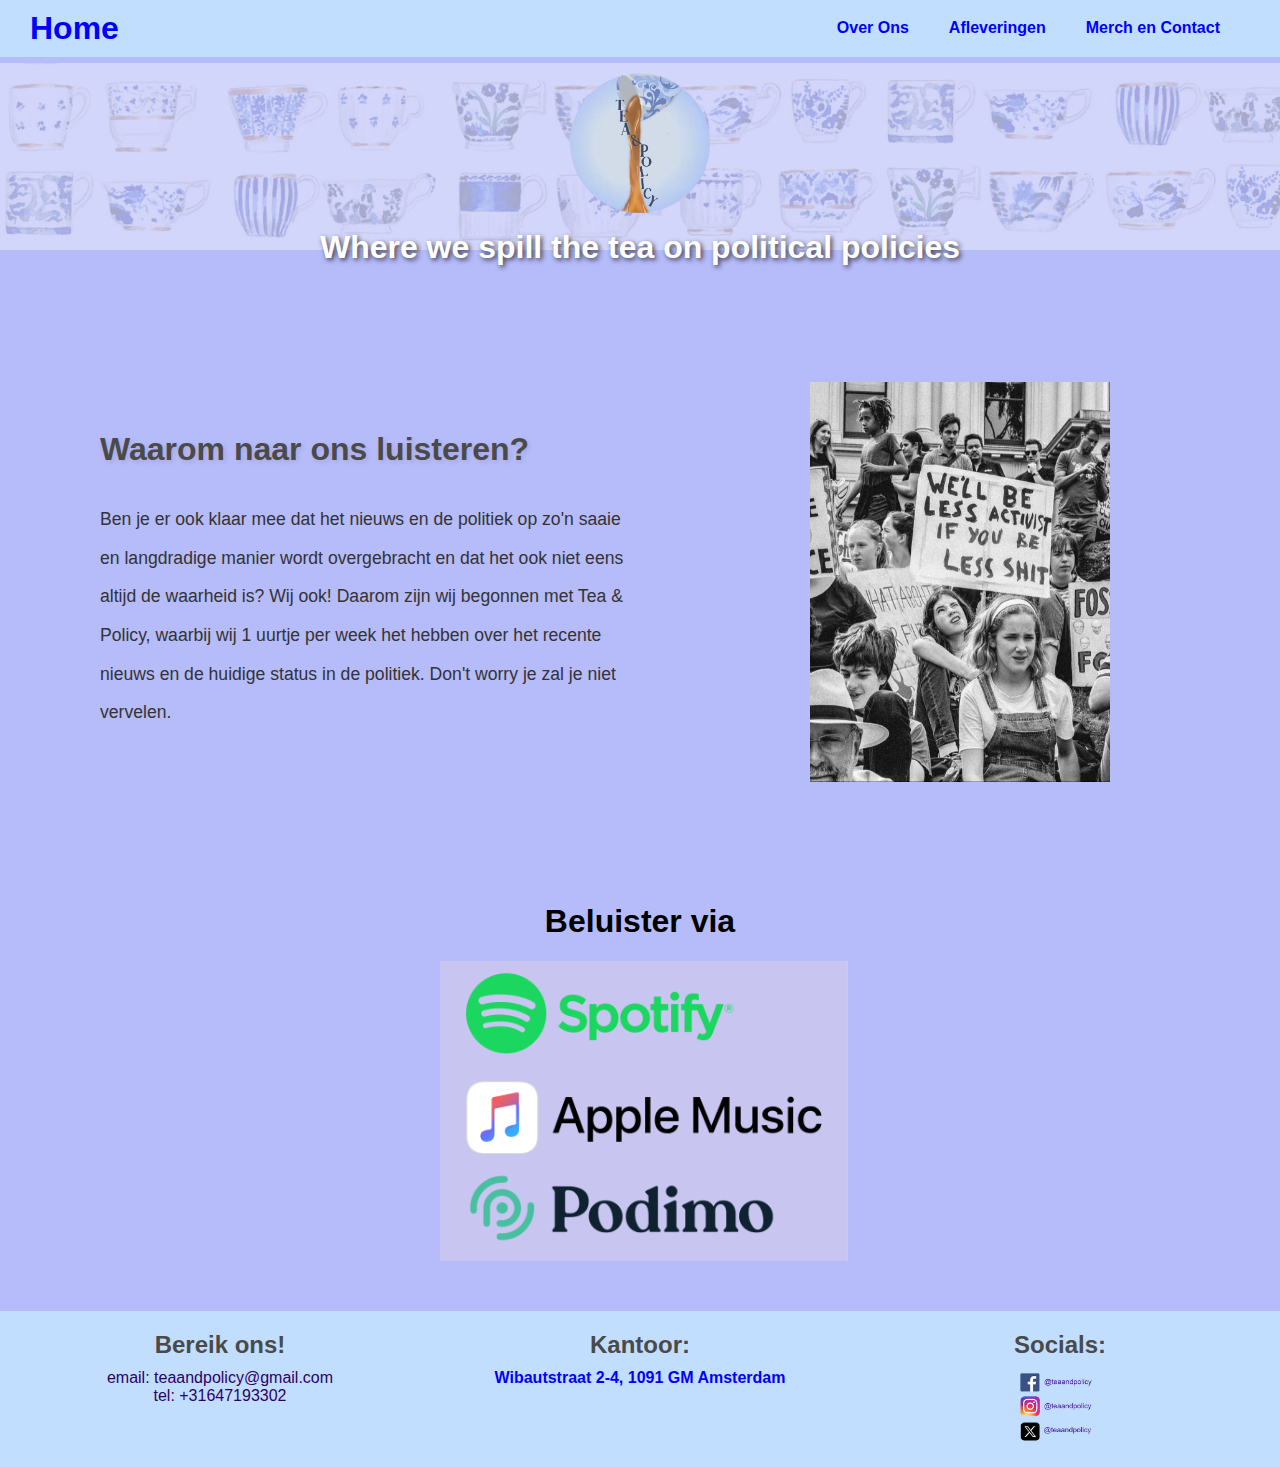
<file: index.html>
<!DOCTYPE html>
<html lang="en">
<head>
    <meta charset="UTF-8">
    <title>Tea and Policies</title>
    <link rel="stylesheet" href="reset.css">
    <link rel="stylesheet" href="styles.css">
</head>
<body>
    <header>
        <div class="header">
            <div class="headerhome">
                <nav class="homebutton">
                    <a href="index.html">Home</a>
                </nav>
            </div>
            <nav class="navigation">
                <ul>
                    <li><a href="overons.html">Over Ons</a></li>
                    <li><a href="afleveringen.html">Afleveringen</a></li>
                    <li><a href="merchencontact.html">Merch en Contact</a></li>
                </ul>
            </nav>
        </div>
    </header>
   
    <main>
    <div class="hometitle">
        <img src="header2.jpg" alt="Background Image" class="background">
        <img src="logopaars-modified.png" alt="Header Image" class="header-image">
        <h2 class="hometitle2">Where we spill the tea on political policies</h2>
    </div>
    
    <div class="waarom">
        <div class="waarom-text">
            <h2> Waarom naar ons luisteren?</h2>
            <p> Ben je er ook klaar mee dat het nieuws en de politiek op zo'n saaie en langdradige manier wordt overgebracht en dat het ook niet eens altijd de waarheid is? Wij ook! Daarom zijn wij begonnen met Tea & Policy, waarbij wij 1 uurtje per week het hebben over het recente nieuws en de huidige status in de politiek. Don't worry je zal je niet vervelen.</p>
        </div>

        <div class="waarom-image">
            <div class="waarom-image-kader">

                <img src="activist.jpg" alt="activist feminism" class="waarom-image-img">
            </div>
        </div>
    </div>

    <div class="luisternu">
        <div class="luisternu-content">
            <h1>Beluister via</h1>
            <div class="luisternu-image">
                <img src="luister.png" class="luisternu-img" alt="waarluister">
            </div>
        </div>
        
    </div>


</main class="main">

<footer class="footer-bar">
    <div class="footer-content">
        <div class="footer-left">
            <h3>Bereik ons!</h3>
            <p>email: teaandpolicy@gmail.com <br> 
            tel: +31647193302</p>
        </div>
        
       
        <div class="footer-center">
            <h3>Kantoor:</h3>
            <p>
                <a href="https://www.google.com/maps?q=Wibautstraat+2-4,+1091+GM+Amsterdam" target="_blank">Wibautstraat 2-4, 1091 GM Amsterdam</a>
            </p>
        </div>
        
        <div class="footer-right">
            <h3>Socials:</h3>
            <img src="logosocials.jpg" alt="Your Image">
        </div>
    </div>
</footer>

       

</body>
</html>
</file>
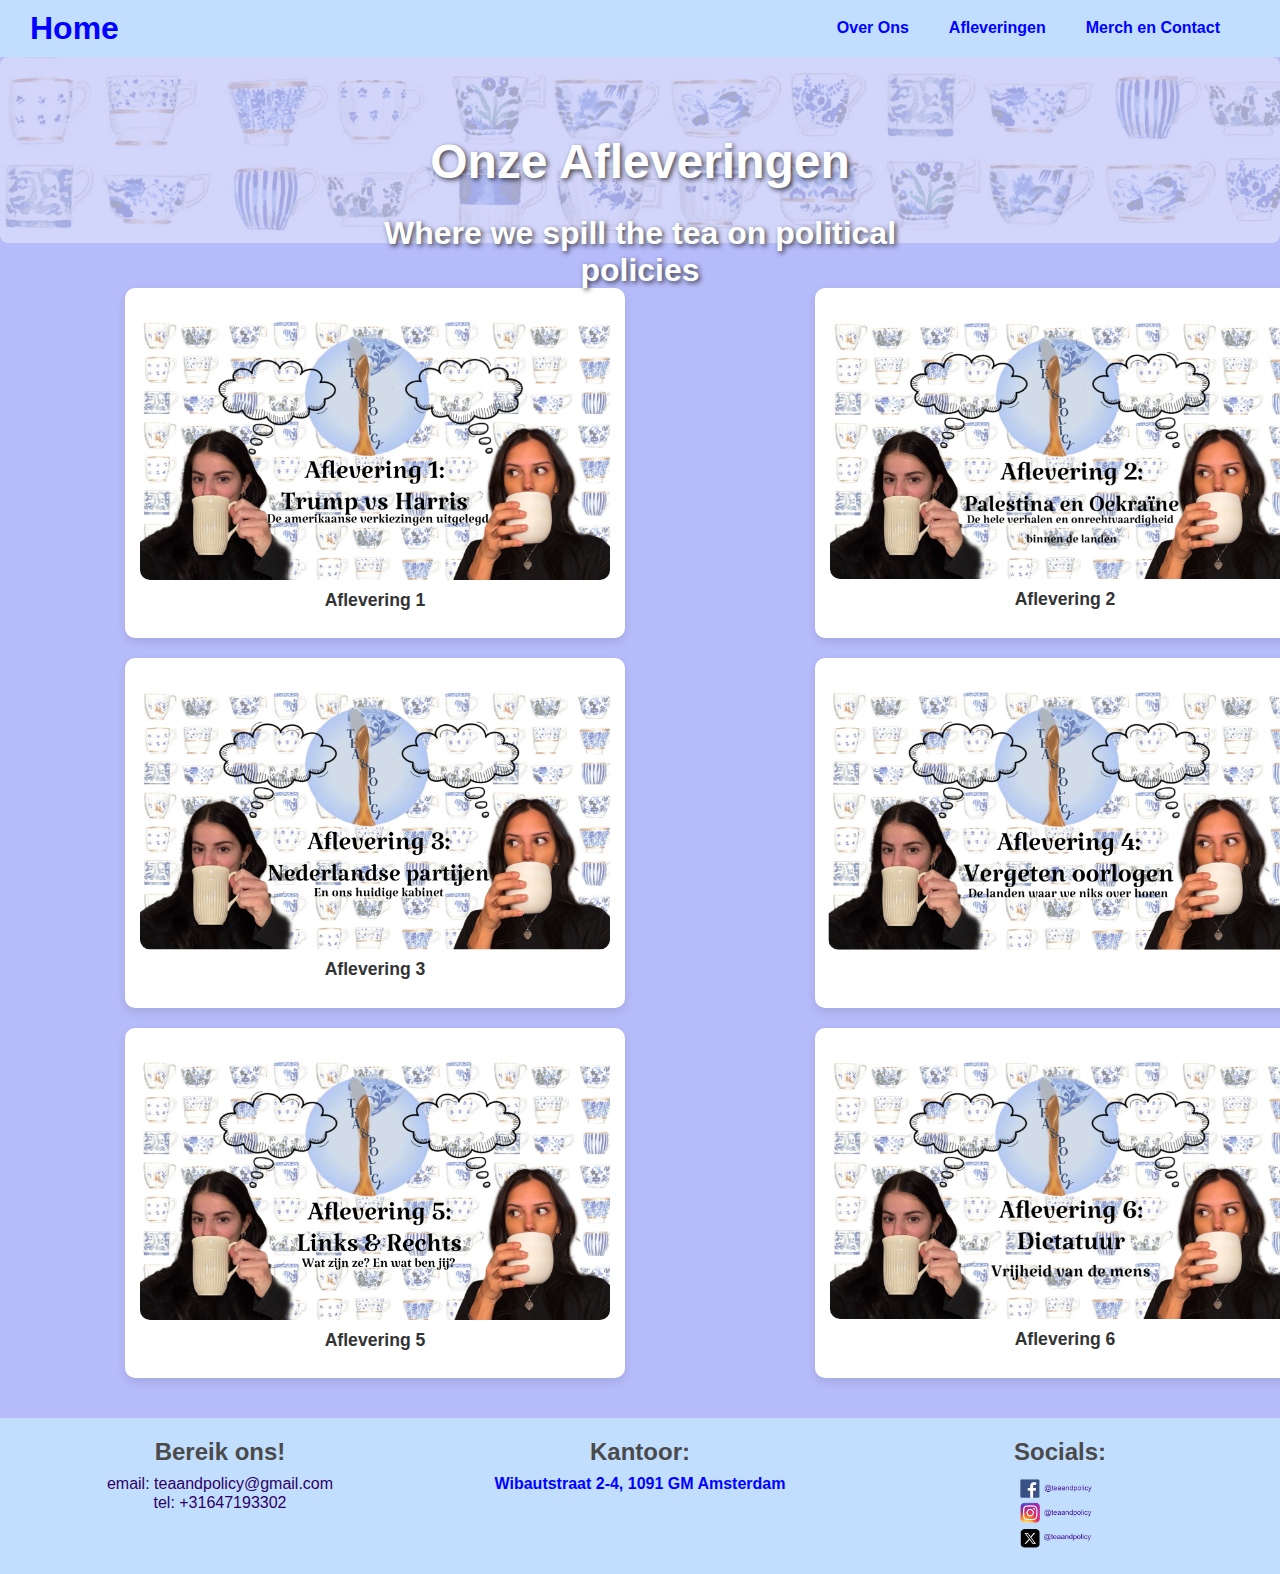
<file: afleveringen.html>
<!DOCTYPE html>
<html lang="en">
<head>
    <meta charset="UTF-8">
    <title>Tea and Policies</title>
    <link rel="stylesheet" href="reset.css">
    <link rel="stylesheet" href="styles.css">
</head>
<body>
    <header>
        <div class="header">
            <div class="headerhome">
                <nav class="homebutton">
                    <a href="index.html">Home</a>
                </nav>
            </div>
            <nav class="navigation">
                <ul>
                    <li><a href="overons.html">Over Ons</a></li>
                    <li><a href="afleveringen.html">Afleveringen</a></li>
                    <li><a href="merchencontact.html">Merch en Contact</a></li>
                </ul>
            </nav>
        </div>
    </header>
    
        <div class="gsmain">
            <img src="header2.jpg" alt="Background Image" class="background">
            <h1 class="header-text1">Onze Afleveringen</h1>
            <h2 class="header-text2">Where we spill the tea on political policies</h2>
        </div>
        
        <main class="episodes">
            <div class="episodes-container">
                <div class="eps">
                    <img src="aflevering1.png" alt="Aflevering 1: Topic or Title">
                    <h3>Aflevering 1</h3>
                </div>
                <div class="eps">
                    <img src="aflevering2.png" alt="Aflevering 2: Topic or Title">
                    <h3>Aflevering 2</h3>
                </div>
                <div class="eps">
                    <img src="aflevering3.png" alt="Aflevering 3: Topic or Title">
                    <h3>Aflevering 3</h3>
                </div>
                <div class="eps">
                    <img src="aflevering4.png" alt="Aflevering 4: Topic or Title">
                    <h3>Aflevering 4</h3>
                </div>
                <div class="eps">
                    <img src="aflevering5.png" alt="Aflevering 5: Topic or Title">
                    <h3>Aflevering 5</h3>
                </div>
                <div class="eps">
                    <img src="aflevering6.png" alt="Aflevering 6: Topic or Title">
                    <h3>Aflevering 6</h3>
                </div>
            </div>
        </main>
        
        <footer class="footer-bar">
            <div class="footer-content">
                <!-- Left section: Header with a paragraph -->
                <div class="footer-left">
                    <h3>Bereik ons!</h3>
                    <p>email: teaandpolicy@gmail.com <br> 
                    tel: +31647193302</p>
                </div>
                
               
                <div class="footer-center">
                    <h3>Kantoor:</h3>
                    <p>
                        <a href="https://www.google.com/maps?q=Wibautstraat+2-4,+1091+GM+Amsterdam" target="_blank">Wibautstraat 2-4, 1091 GM Amsterdam</a>
                    </p>
                </div>
                
                <!-- Right section: Header with space for an image -->
                <div class="footer-right">
                    <h3>Socials:</h3>
                    <img src="logosocials.jpg" alt="Your Image">
                </div>
            </div>
        </footer>
        
        
    </body>
    </html>
</file>
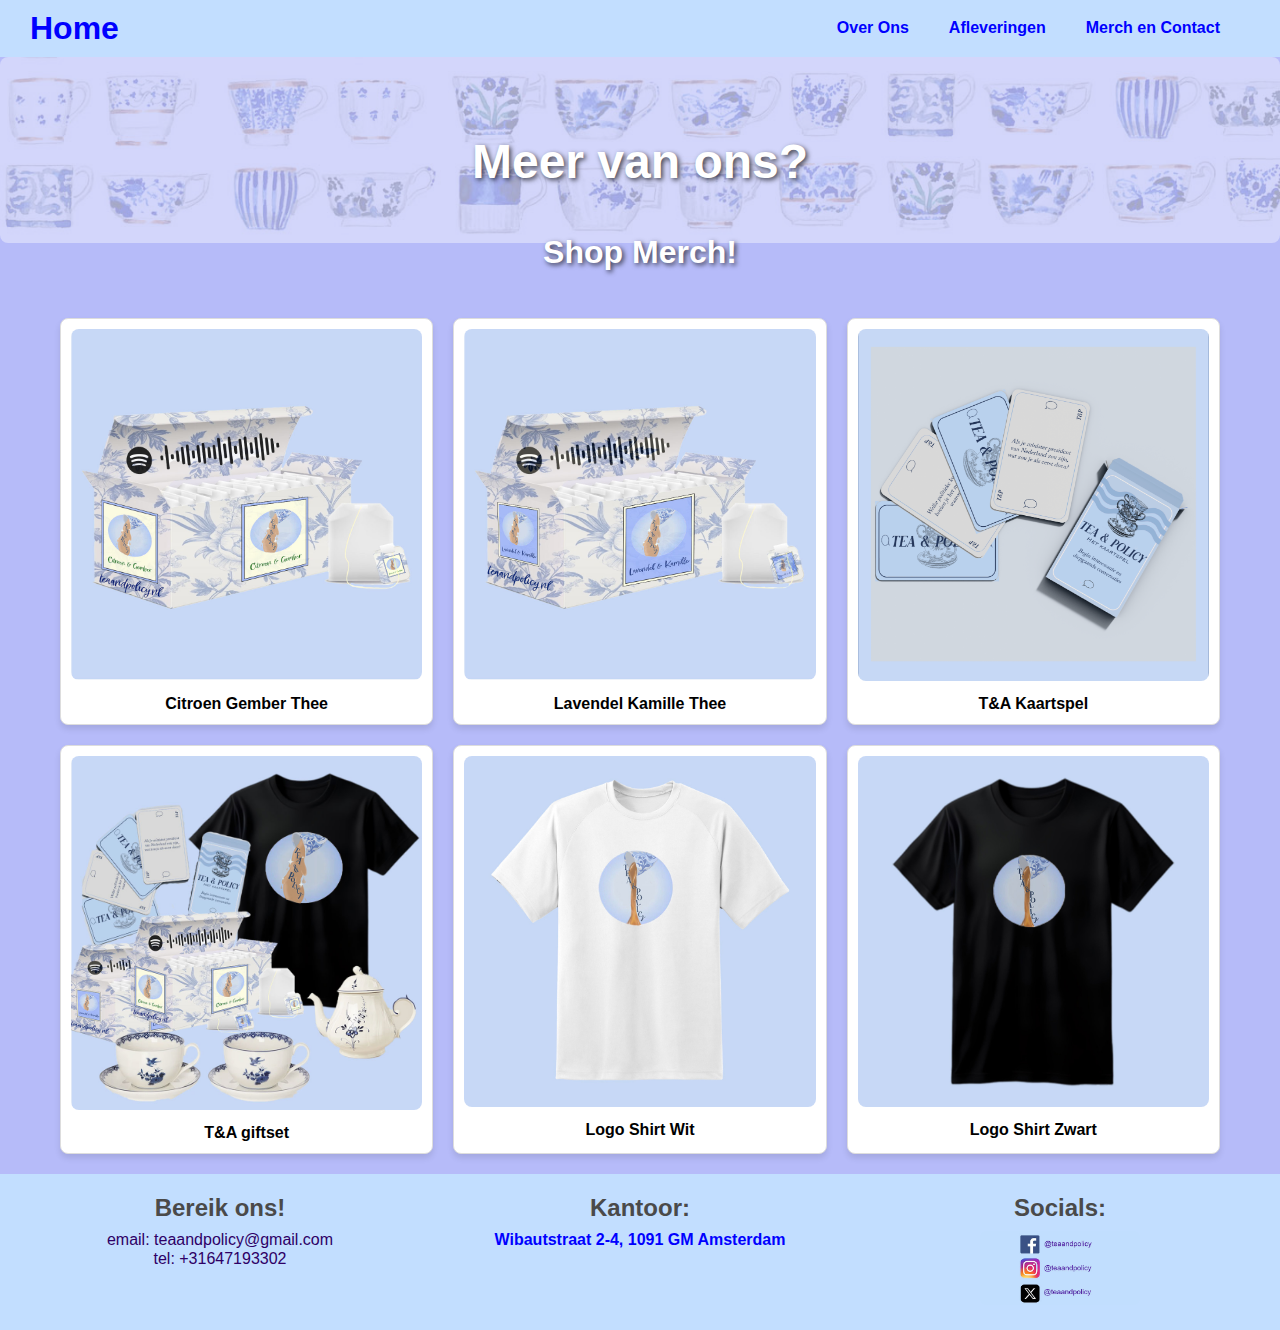
<file: merchencontact.html>
<!DOCTYPE html>
<html lang="en">
<head>
    <meta charset="UTF-8">
    <title>meervanons</title>
    <link rel="stylesheet" href="reset.css">
    <link rel="stylesheet" href="styles.css">
</head>
<body>
    <header>
        <div class="header">
            <div class="headerhome">
                <nav class="homebutton">
                    <a href="index.html">Home</a>
                </nav>
            </div>
            <nav class="navigation">
                <ul>
                    <li><a href="overons.html">Over Ons</a></li>
                    <li><a href="afleveringen.html">Afleveringen</a></li>
                    <li><a href="merchencontact.html">Merch en Contact</a></li>
                </ul>
            </nav>
        </div>
    </header>
    
    <main>  <div class="gsmain">
        <img src="header2.jpg" alt="Background Image" class="background">
        <h1>Meer van ons?</h1>
        <h2>Shop Merch!</h2>
    </div>
</main>
    <main class="gallery">
        <div class="item">
            <img src="teasetgc.jpg" alt="Citroen Gember Thee">
            <p>Citroen Gember Thee</p>
        </div>
        <div class="item">
            <img src="teasetlk.jpg" alt="Lavendel Kamille Thee">
            <p>Lavendel Kamille Thee</p>
        </div>
        <div class="item">
            <img src="kaartspel.png" alt="T&A Kaartspel">
            <p>T&A Kaartspel</p>
        </div>
        <div class="item">
            <img src="merchsetcorrect.jpg" alt="T&A giftset">
            <p>T&A giftset</p>
        </div>
        <div class="item">
            <img src="shirtwfinal.jpg" alt="Logo Shirt Wit">
            <p>Logo Shirt Wit</p>
        </div>
        <div class="item">
            <img src="shirtzwfinal.jpg" alt="Logo Shirt Zwart">
            <p>Logo Shirt Zwart</p>
        </div>
    </main>
    
    <footer class="footer-bar">
        <div class="footer-content">
            <!-- Left section: Header with a paragraph -->
            <div class="footer-left">
                <h3>Bereik ons!</h3>
                <p>email: teaandpolicy@gmail.com <br> 
                tel: +31647193302</p>
            </div>
            
           
            <div class="footer-center">
                <h3>Kantoor:</h3>
                <p>
                    <a href="https://www.google.com/maps?q=Wibautstraat+2-4,+1091+GM+Amsterdam" target="_blank">Wibautstraat 2-4, 1091 GM Amsterdam</a>
                </p>
            </div>
            
            <!-- Right section: Header with space for an image -->
            <div class="footer-right">
                <h3>Socials:</h3>
                <img src="logosocials.jpg" alt="Your Image">
            </div>
        </div>
    </footer>
    

</html>
</file>
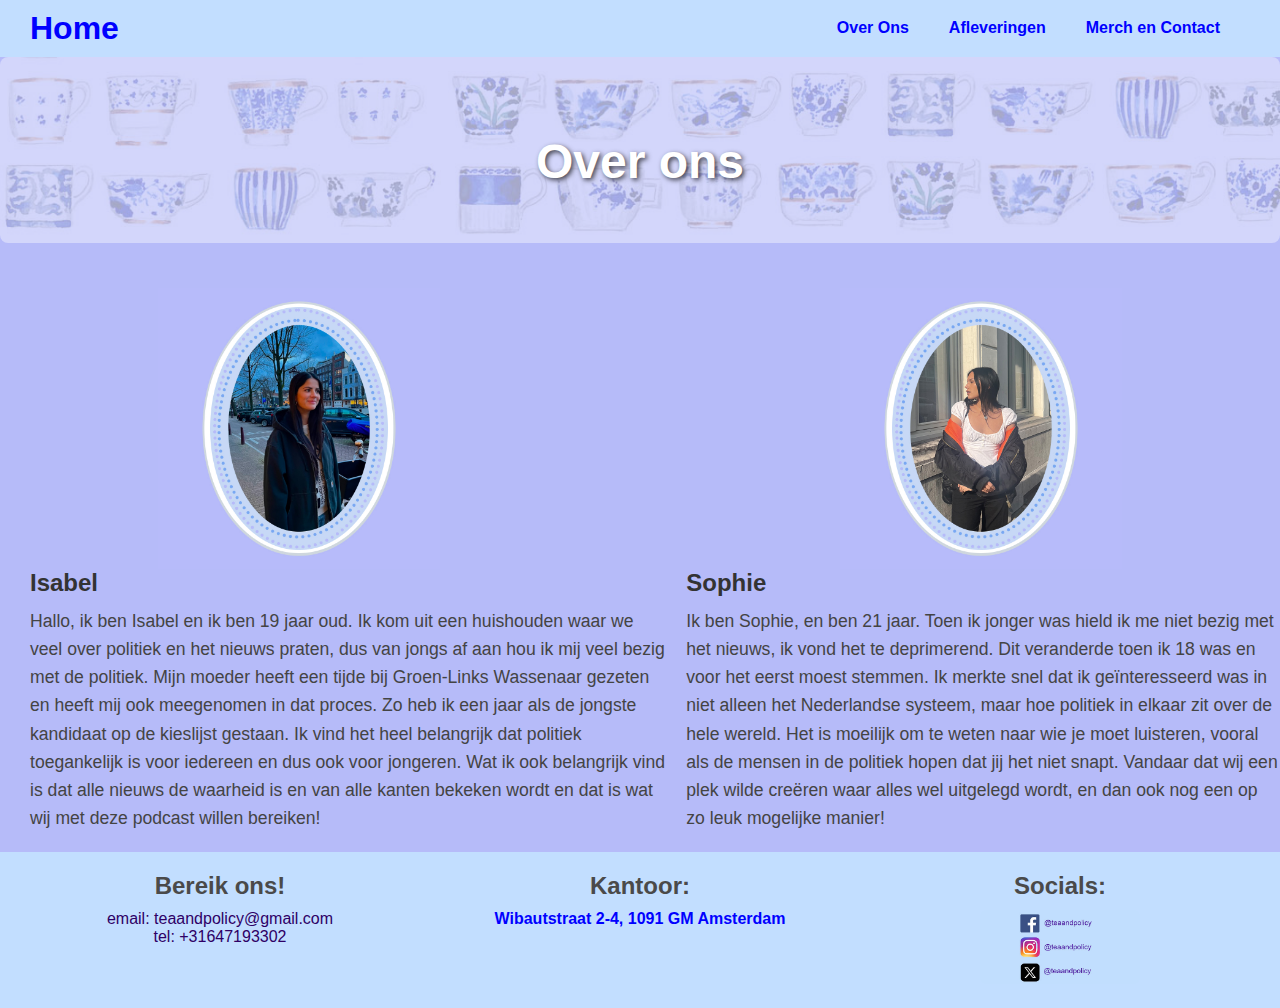
<file: overons.html>
<!DOCTYPE html>
<html lang="en">
<head>
    <meta charset="UTF-8">
    <title>Tea and Policies</title>
    <link rel="stylesheet" href="reset.css">
    <link rel="stylesheet" href="styles.css">
</head>
<body>
    <header>
        <div class="header">
            <div class="headerhome">
                <nav class="homebutton">
                    <a href="index.html">Home</a>
                </nav>
            </div>
            <nav class="navigation">
                <ul>
                    <li><a href="overons.html">Over Ons</a></li>
                    <li><a href="afleveringen.html">Afleveringen</a></li>
                    <li><a href="merchencontact.html">Merch en Contact</a></li>
                </ul>
            </nav>
        </div>
    </header>
    

    <!-- Over Ons Section -->
    <div class="gsmain">
        <img src="header2.jpg" alt="Background Image" class="background">
        <h1 class="header-text1">Over ons</h1>
    </div>

    <!-- Main Content -->
    <div class="image-row">
        <img src="isabelfotopage.jpg" alt="Photo 1" class="photo">
        <img src="sophiephoto.jpg" alt="Photo 2" class="photo">
    </div>
    <div class="text-row">
        <div class="text-block">
            <h3 class="paragraph-heading">Isabel</h3>
            <p class="paragraph">Hallo, ik ben Isabel en ik ben 19 jaar oud. Ik kom uit een huishouden waar we veel over politiek en het nieuws praten, dus van jongs af aan hou ik mij veel bezig met de politiek. Mijn moeder heeft een tijde bij Groen-Links Wassenaar gezeten en heeft mij ook meegenomen in dat proces. Zo heb ik een jaar als de jongste kandidaat op de kieslijst gestaan. Ik vind het heel belangrijk dat politiek toegankelijk is voor iedereen en dus ook voor jongeren. Wat ik ook belangrijk vind is dat alle nieuws de waarheid is en van alle kanten bekeken wordt en dat is wat wij met deze podcast willen bereiken!</p>
        </div>
        <div class="text-block">
            <h3 class="paragraph-heading">Sophie</h3>
            <p class="paragraph">Ik ben Sophie, en ben 21 jaar. Toen ik jonger was hield ik me niet bezig met het nieuws, ik vond het te deprimerend. Dit veranderde toen ik 18 was en voor het eerst moest stemmen. Ik merkte snel dat ik geïnteresseerd was in niet alleen het Nederlandse systeem, maar hoe politiek in elkaar zit over de hele wereld. Het is moeilijk om te weten naar wie je moet luisteren, vooral als de mensen in de politiek hopen dat jij het niet snapt. Vandaar dat wij een plek wilde creëren waar alles wel uitgelegd wordt, en dan ook nog een op zo leuk mogelijke manier!</p>
        </div>
    </div>

   
</main>

<footer class="footer-bar">
    <div class="footer-content">
        <!-- Left section: Header with a paragraph -->
        <div class="footer-left">
            <h3>Bereik ons!</h3>
            <p>email: teaandpolicy@gmail.com <br> 
            tel: +31647193302</p>
        </div>
        
       
        <div class="footer-center">
            <h3>Kantoor:</h3>
            <p>
                <a href="https://www.google.com/maps?q=Wibautstraat+2-4,+1091+GM+Amsterdam" target="_blank">Wibautstraat 2-4, 1091 GM Amsterdam</a>
            </p>
        </div>
        
        <!-- Right section: Header with space for an image -->
        <div class="footer-right">
            <h3>Socials:</h3>
            <img src="logosocials.jpg" alt="Your Image">
        </div>
    </div>
</footer>


</body>
</html>
</file>
<file: styles.css>
/* GENERSL STYLING*/
* {
    margin: 0;
    padding: 0;
    box-sizing: border-box;
}

body {
    font-family: Arial, sans-serif;
    background-color: #b6bbf9;
    height: 100%; 
}
.header {
    display: flex;
    justify-content: space-between;
    align-items: center;
    padding: 10px 20px;
    background-color: #C2DEFF;
    height: auto;
    width: 100%; 
    margin: 0 auto;
}

.homebutton {
    margin: 0; 
}

.headerhome {
    display: flex;
    align-items: center; 
}


.homebutton a {
    text-decoration: none; 
    color: #4a4a4a; 
    font-weight: bold;
    font-size: 2em; 
    padding: 5px 10px; 
}

.navigation ul {
    list-style-type: none; 
    padding: 0px;
    margin: 0px;
    display: flex; 
    justify-content: right; 
    gap: 20px; 
    margin-left: 20px;
    margin-right: 30px;
}


.navigation a {
    text-decoration: none; 
    color: #4a4a4a; 
    font-weight: bold; 
    font-size: 1em; 
    padding: 5px 10px; 
}


.image-container {
    position: relative;
    width: 134px;
    height: 156px;
}

.hometitle {
  
    display: flex;
    width: 100%;
    flex-direction: column;
    justify-content: center;
    align-items: center;
    gap:1rem;
    padding:1rem;
}


.hometitle .background {
    position: absolute;
    top: 7%;
    left: 0;
    width: 100%;
    object-fit: cover; 
    opacity: 0.4; 
    z-index: 1;
}


.hometitle .header-image {
    width: 140px; 
    height: auto; 
z-index: 2;
}


.hometitle .hometitle2 {
    color: white; 
    font-size: 2em; 
    font-family: Arial, sans-serif;
    text-align: center; 
    text-shadow: 2px 2px 5px rgba(0, 0, 0, 0.7); 
    margin-bottom:0px;
    z-index: 2;
}


.waarom {
    display: flex;
    height: fit-content;
 
}
.waarom-text{
    width: 50%;
    height: 600px;
    display: flex;
    flex-direction: column;
    justify-content: center;
    text-align: left;
    padding-left: 100px;
    gap: 2rem;
  

}
.waarom-image{
    width: 50%;
    height: 600px;
    display: flex;
    align-items: center;
    justify-content: center;
}
.waarom-image-kader{
    width: 300px;
    height: 400px;
    background-color: purple;
}
.waarom-image-img{
    width: 100%;
    height: 100%;
    object-fit: fill;
}

.waarom h2 {
    font-family: 'Arial', sans-serif;
    font-size: 2em;
    color: #4a4a4a;
    font-weight: bold;
    text-shadow: 2px 2px 5px rgba(0, 0, 0, 0.1);
}

.waarom p {
    font-family: 'Verdana', sans-serif;
    font-size: 1.1em;
    color: #333;
    line-height: 2.2;
    max-width: 800px;
}

.luisternu { 
     display: flex;
     align-items: center;
     justify-content: center;
     width: 100%;
     
}
.luisternu-content{
    display: flex;
    flex-direction: column;
    align-items: center;
    justify-content: center;

}

.luisternu-image {
    height: 300px;
    width: 400px;

}
.luisternu-img{
    width: auto;
    height: 100%;
    object-fit: fill;
}


.activist {
    position: absolute; 
    bottom: -16%; 
    left: 2%;
    width: 300px; 
    height: auto; 
    opacity: 0.8;
    padding:5px;
}

.activist img{ 
    width: 100%; 
    height: auto; 
    border-radius: 8px; 
    box-shadow: 0 4px 6px rgba(0, 0, 0, 0.1);
}

.newestep {
    display: flex;                 
    justify-content: center;       
    align-items: flex-end;          
    width:600px;
    height:auto;
    border:50px;               
    text-align: center;             
    position: relative;  
    left:22%;           
}

.newestep img {
    max-width: 100%;                
    height: auto;                   
}

.newestep h1 {
    margin-bottom: 200px;  
    position: absolute;             
    top: 20%;                        
    left: 50%;                       
    transform: translate(-50%, -50%); 
    color: white;                   
    font-size: 24px;            
}

/* merchbeginning */

.gsmain img {
    width: 100%; 
    height: auto;
    opacity: 0.4; 
    border-radius: 8px; 
}

.gsmain h1, 
.gsmain h2 {
    position: absolute;
    color: white; 
    text-shadow: 2px 2px 5px rgba(0, 0, 0, 0.7); 
    margin: 0;
}

.gsmain h1 {
    position: absolute; 
    top: 18%; 
    left: 50%; 
    transform: translate(-50%, -50%); 
    color: white; 
    font-size: 3em; 
    text-shadow: 2px 2px 5px rgba(0, 0, 0, 0.7); 
    font-family: Arial, sans-serif; 
    text-align: center; 
}

.gsmain h2 {
    position: absolute; 
    top: 28%; 
    left: 50%; 
    transform: translate(-50%, -50%); 
    color: white; 
    font-size: 2em; 
    text-shadow: 2px 2px 5px rgba(0, 0, 0, 0.7); 
    font-family: Arial, sans-serif; 
    text-align: center; 
}

.gallery {
    display: grid;
    grid-template-columns: repeat(3, 1fr); 
    gap: 20px;
    padding: 20px;
    max-width: 1200px;
    margin: 0 auto; 
    transition: transform 0.3s ease;
}
.item:hover {
    transform: translateY(-10px); 
    box-shadow: 0 10px 20px rgba(0, 0, 0, 0.2); 
}
.item {
    text-align: center;
    background: #fff;
    border: 1px solid #ddd;
    border-radius: 8px;
    padding: 10px;
    box-shadow: 0 4px 6px rgba(0, 0, 0, 0.1);
}

.item img {
    max-width: 100%; 
    height: auto;
    border-radius: 8px;
}

.item p {
    margin: 10px 0 0;
    font-weight: bold;
    font-size: 16px;
}

/*merchend*/

/*afleveringenb*/



.episodes {
    display: grid;
    grid-template-columns: repeat(2, 1fr); 
    grid-template-rows: auto; 
    gap: 20px;
    padding: 20px;
    justify-items: center; 
    background-color: #b6bbf9; 
}




.episodes-container {
    display: grid;
    grid-template-columns: repeat(2, 1fr); 
    grid-template-rows: repeat(3, auto); 
    gap: 20px;
    padding: 20px;
    justify-items: center;
    height:auto;
    width:1400px;
    justify-content: center;

}


.eps {
    background-color: #fff;
    border-radius: 10px;
    box-shadow: 0 4px 10px rgba(0, 0, 0, 0.1);
    text-align: center;
    padding: 15px;
    max-width: 500px;
    height: 350px;;
    overflow: hidden;
    display: flex;
    flex-direction: column;
    justify-content: center;
    align-items: center;
    transition: 0.3s ease;
}

.eps:hover {
    transform: translateY(-5px);
    box-shadow: 0 8px 16px rgba(0, 0, 0, 0.2);
}


.eps img {
    max-width: 100%;
    height: auto;
    border-radius: 10px;
    object-fit: cover;
}


.eps h3 {
    font-size: 1.1rem;
    font-weight: bold;
    color: #333;
    margin-top: 10px;
}



.eps:nth-child(3) img {
    transform: rotate(180deg);
}


.eps:nth-child(4) img {
    transform: rotate(270deg);
    object-fit: contain;
    width:56%;

}


main{
    padding-bottom: 50px;
}

.main-section {
    max-width: 1200px;
    margin: 0 auto;
}


.image-row {
    display: flex;
    justify-content: center;
    gap: 400px;
    margin-top:40px;
}

.photo {
    width: 22%; 
    height: auto;
}


.text-row {
    margin-bottom: 20px;
    display: flex;
    gap: 20px;
    margin-left:30px;
    




.paragraph-heading {
    font-size: 1.5em;
    color: #333;
    margin-bottom: 10px;  
}

.paragraph {
    font-size: 1.1em;
    line-height: 1.6;
    color: #444;
}


.additional-photo-container {
    text-align: center;
    margin-top: 20px;
    justify-content: center;
    padding:100px;
}

.additional-photo {
    width: 60%; 
    height: auto;
    border-radius: 8px;
    box-shadow: 0 4px 6px rgba(0, 0, 0, 0.1);
}


     
}
/*FOOTER*/
.footer-bar {
    background-color: #C2DEFF;
    color: white;
    padding: 10px 0; 
    width: 100%; 
}



.footer-content {
    display: flex;
    justify-content: space-between; 
    align-items: top; 
    padding: 10px;
}


.footer-left, .footer-center, .footer-right {
    flex: 1; 
    text-align: center; 
}


.footer-left h3, .footer-center h3, .footer-right h3 {
    font-size: 1.5em; 
    margin-bottom: 10px; 
    color: #4a4a4a 
}


.footer-left p, .footer-center p {
    font-size: 1em;
    color: #2e0066;
}


.footer-right img {
    max-width: 38%; 
    height: auto; 
    border-radius: 8px; 
}

.footer-center a {
    text-decoration: none; 
    color: #4a4a4a; 
    font-weight: bold;
    padding: 5px 10px; 
}
/*PSEUDoLINKS*/
a:link {
    color: #0000FF; 
    text-decoration: none; 
}

a:visited {
    color: #2e0066;
}

a:hover {
    color: #7b00ff; 
    text-decoration: underline;
}

a:active {
    color: #0e97db; 
}
</file>
